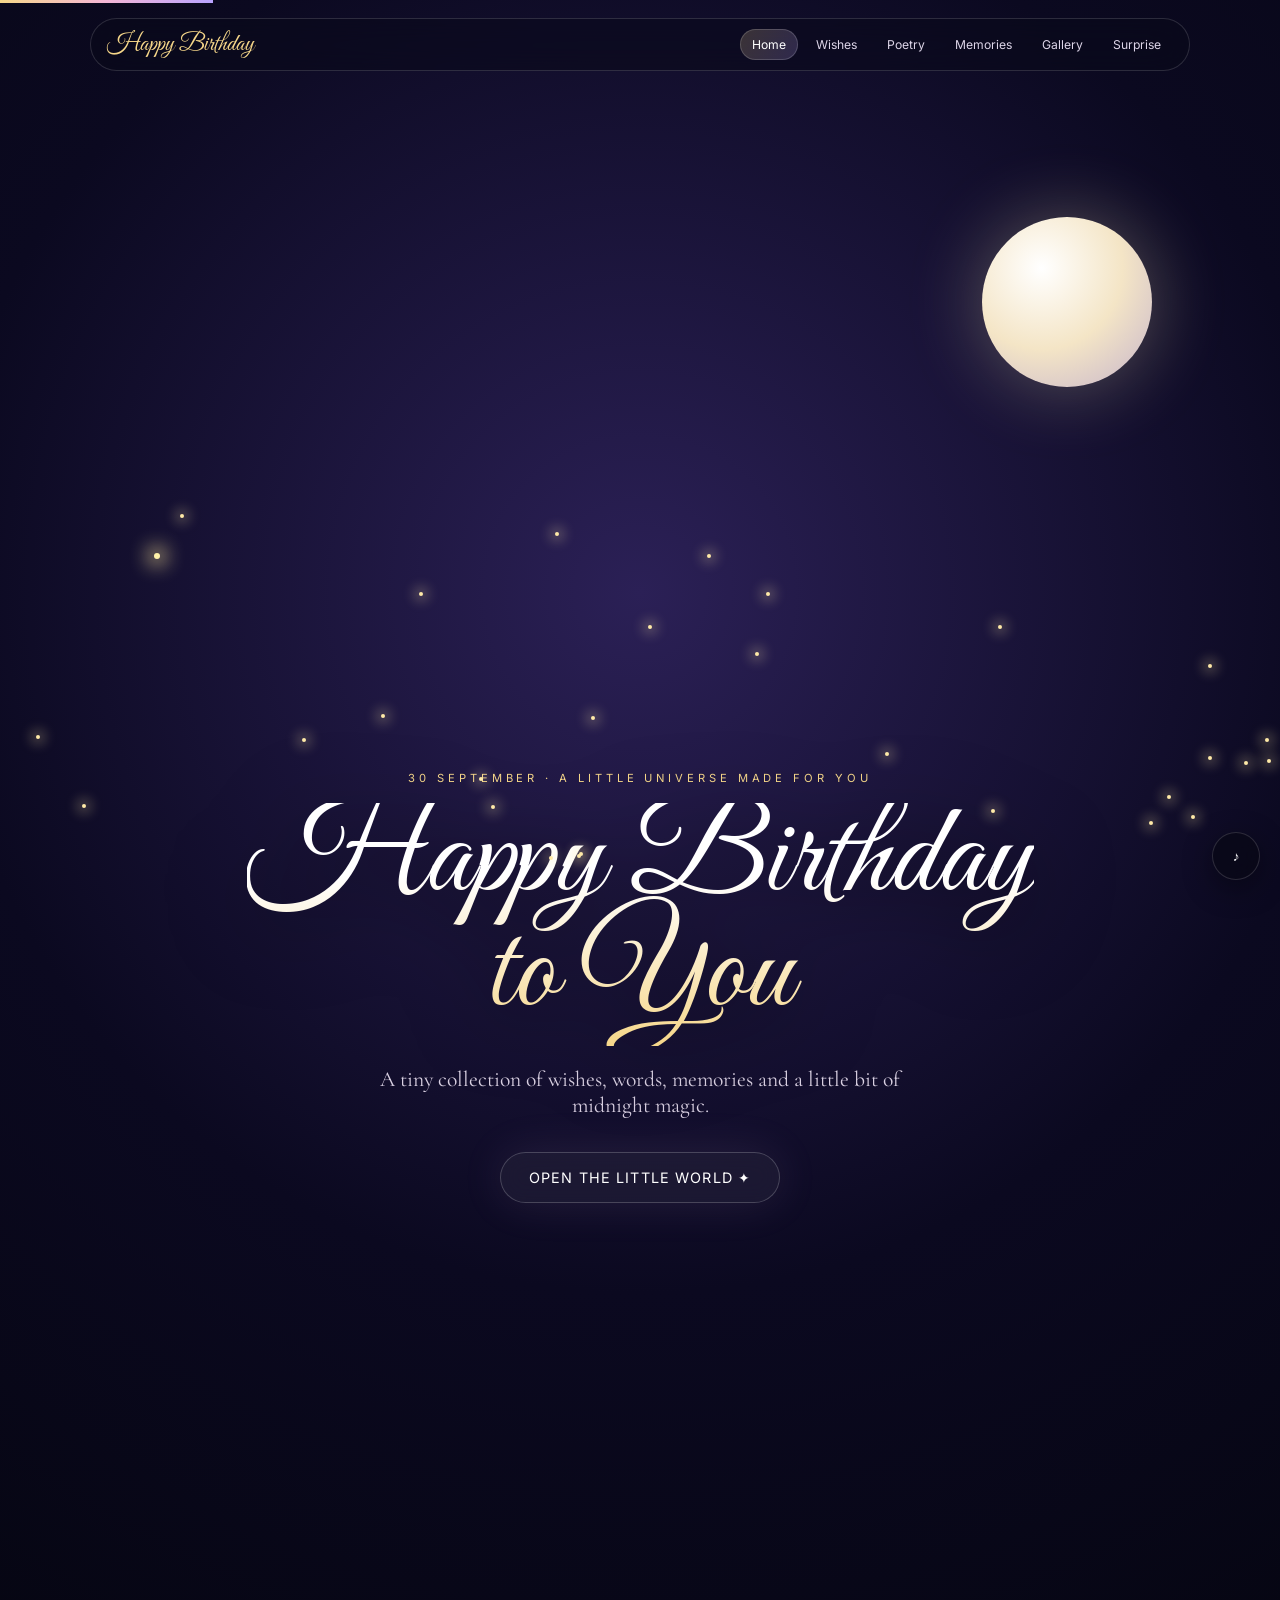
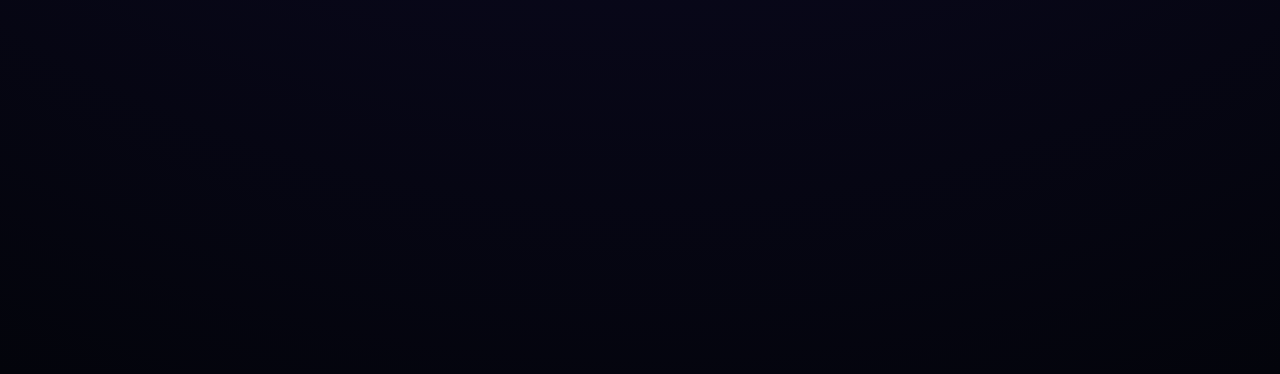
<file: index.html>
<!DOCTYPE html><html lang="en"><head><meta charset="utf-8"/><meta name="viewport" content="width=device-width,initial-scale=1.0,viewport-fit=cover"/><title>Happy Birthday to You</title><link rel="preconnect" href="https://fonts.googleapis.com"/><link rel="preconnect" href="https://fonts.gstatic.com" crossorigin/><link href="https://fonts.googleapis.com/css2?family=Cormorant+Garamond:wght@400;500;600;700&family=Great+Vibes&family=Inter:wght@300;400;500;600&display=swap" rel="stylesheet"/><link rel="stylesheet" href="style.css"/></head><body class="page-home"><main id="app">

<div id="introScreen" class="intro-screen"><div class="intro-moon"></div><div class="intro-star"></div><div class="intro-inner"><div class="intro-kicker">30 September · a little universe made for you</div><h1 class="intro-title">Happy Birthday<br />to You</h1><p class="intro-sub">A tiny collection of wishes, words, memories and a little bit of midnight magic.</p><button id="openExperience" class="open-btn">OPEN THE LITTLE WORLD ✦</button></div></div>
<header class="hero"><div class="moon"></div><div class="star"></div><div><div class="eyebrow">30 September · a little universe made for you</div><h1>Happy Birthday<br />to You</h1><p class="lead typewriter" data-text="May your next chapter feel like a sky full of quiet stars — beautiful, unexpected, and entirely your own."></p><a class="btn" href="wishes.html">Begin the little story ✦</a></div></header>
<section><div class="wrap center reveal"><div class="eyebrow">A tiny thought</div><div class="quote">“Some people become beautiful memories without ever becoming ours.”</div><div class="signature">keep smiling</div></div></section>
<section><div class="wrap center reveal"><div class="eyebrow">A sky made of little things</div><h2>Wishes · Poetry · Memories</h2><p class="lead">Take your time. There is no rush in this little world.</p></div></section>
<footer><div class="footer-heart">✦</div>Made as a little birthday memory.</footer>
</main><script src="script.js"></script></body></html>
</file>
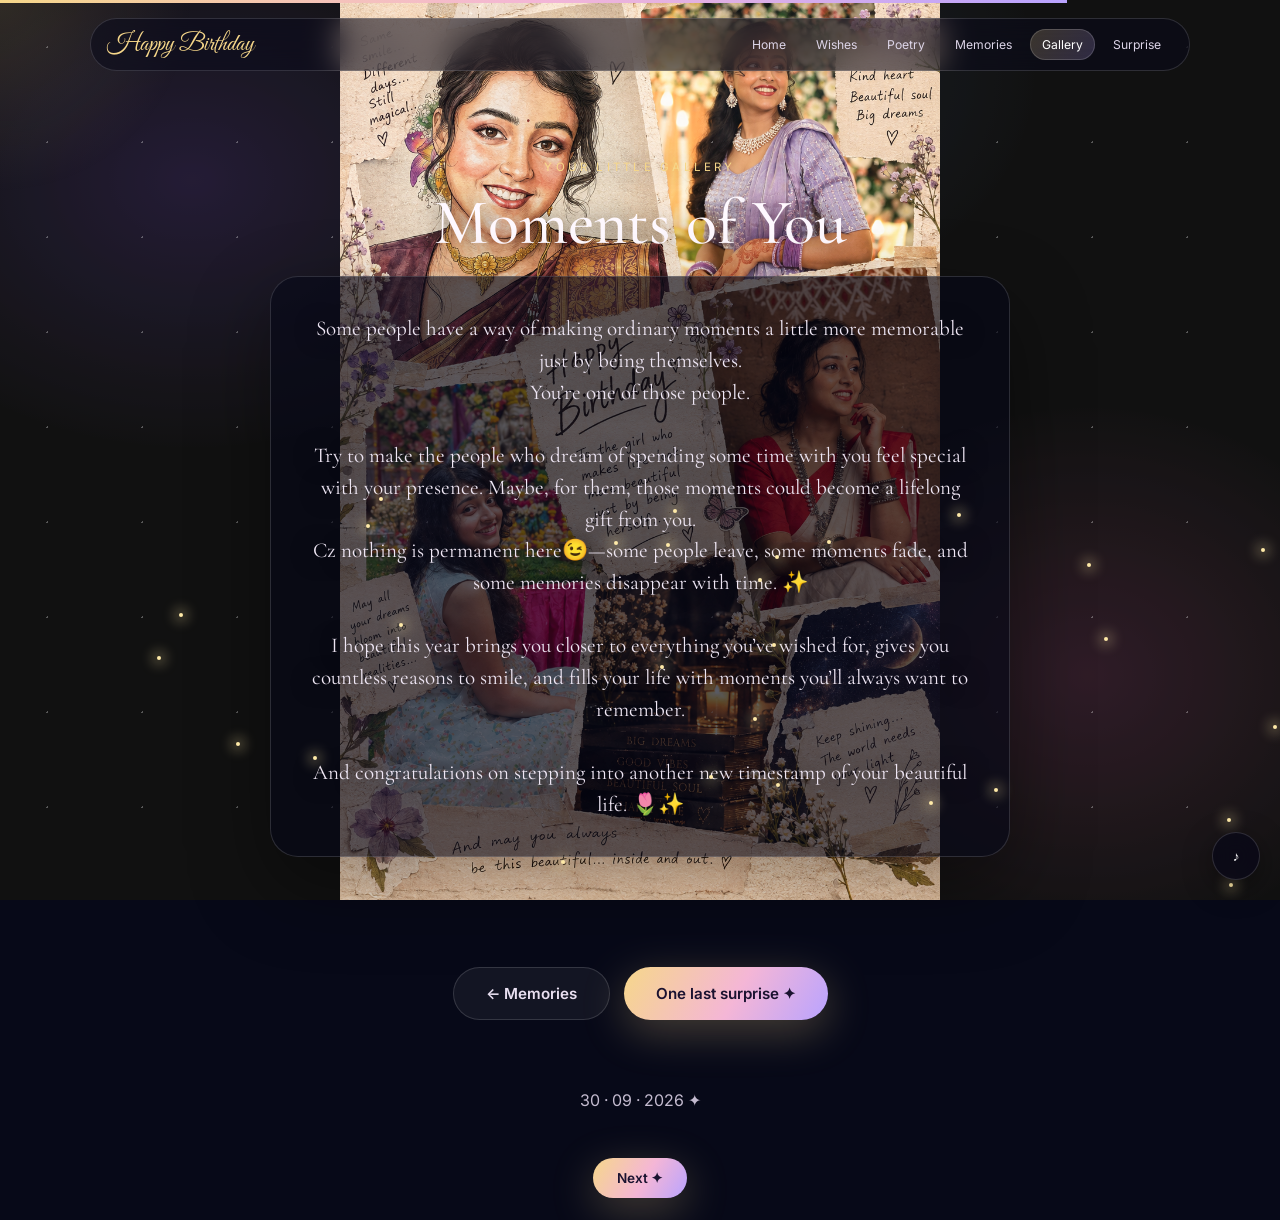
<file: gallery.html>
<!DOCTYPE html>
<html lang="en">
  <head>
    <meta charset="utf-8" />
    <meta
      name="viewport"
      content="width=device-width,initial-scale=1.0,viewport-fit=cover"
    />
    <title>Birthday Gallery</title>
    <link rel="preconnect" href="https://fonts.googleapis.com" />
    <link rel="preconnect" href="https://fonts.gstatic.com" crossorigin />
    <link
      href="https://fonts.googleapis.com/css2?family=Cormorant+Garamond:wght@400;500;600;700&family=Great+Vibes&family=Inter:wght@300;400;500;600&display=swap"
      rel="stylesheet"
    />
    <link rel="stylesheet" href="style.css" />
  </head>
  <body class="page-gallery">
    <main id="app">
      <section class="top">
        <div class="wrap center reveal">
          <div class="eyebrow">your little gallery</div>
          <h2>Moments of You</h2>
        </div>
        <div class="particle-container">
            <div class="particle" style="left: 10%; animation-duration: 12s; animation-delay: 0s;"></div>
            <div class="particle" style="left: 25%; animation-duration: 9s; animation-delay: 2s;"></div>
            <div class="particle" style="left: 40%; animation-duration: 14s; animation-delay: 4s;"></div>
            <div class="particle" style="left: 55%; animation-duration: 10s; animation-delay: 1s;"></div>
            <div class="particle" style="left: 70%; animation-duration: 13s; animation-delay: 3s;"></div>
            <div class="particle" style="left: 85%; animation-duration: 11s; animation-delay: 5s;"></div>
          </div>
        <div class="wrap center reveal">
          <p class="lead panel">
            Some people have a way of making ordinary moments a little more
            memorable just by being themselves.<br />
            You’re one of those people.<br /><br />Try to make the people who
            dream of spending some time with you feel special with your
            presence. Maybe, for them, those moments could become a lifelong
            gift from you.<br />
            Cz nothing is permanent here😉—some people leave, some moments fade,
            and some memories disappear with time. ✨<br /><br />I hope this
            year brings you closer to everything you’ve wished for, gives you
            countless reasons to smile, and fills your life with moments you’ll
            always want to remember.<br /><br />And congratulations on stepping
            into another new timestamp of your beautiful life. 🌷✨
          </p>
        </div>
      </section>
      <footer>30 · 09 · 2026 ✦</footer>
    </main>
    <script src="script.js"></script>
  </body>
</html>
</file>
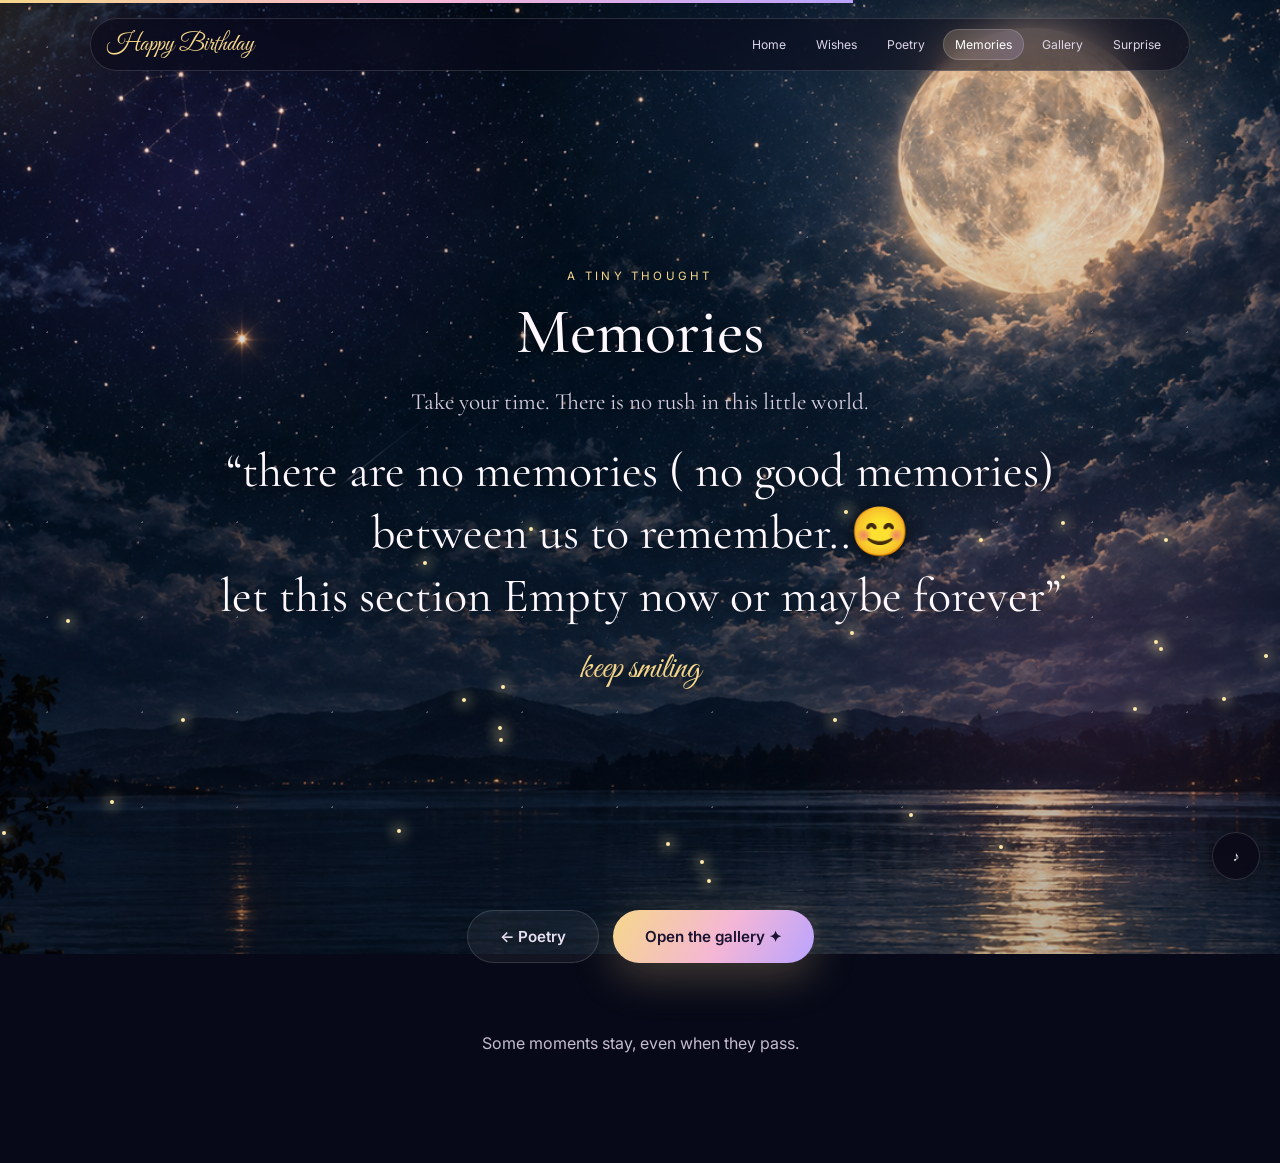
<file: memories.html>
<!DOCTYPE html>
<html lang="en">
  <head>
    <meta charset="utf-8" />
    <meta
      name="viewport"
      content="width=device-width,initial-scale=1.0,viewport-fit=cover"
    />
    <title>Memories</title>
    <link rel="preconnect" href="https://fonts.googleapis.com" />
    <link rel="preconnect" href="https://fonts.gstatic.com" crossorigin />
    <link
      href="https://fonts.googleapis.com/css2?family=Cormorant+Garamond:wght@400;500;600;700&family=Great+Vibes&family=Inter:wght@300;400;500;600&display=swap"
      rel="stylesheet"
    />
    <link rel="stylesheet" href="style.css" />
  </head>
  <body class="page-memories">
    <main id="app">
      <section class="top">
        <div class="wrap center reveal">
          <div class="eyebrow">A tiny thought</div>
          <h2>Memories</h2>
          <p class="lead">
            Take your time. There is no rush in this little world.
          </p>
        </div>
        <div class="wrap center reveal">
          <div class="quote">
            “there are no memories ( no good memories) between us to remember..😊<br/> 
            let this section Empty now or maybe forever”
          </div>
        </div>
        <div class="wrap center reveal">
          <div class="signature">keep smiling</div>
        </div>
      </section>
      <footer>Some moments stay, even when they pass.</footer>
    </main>
    <script src="script.js"></script>
  </body>
</html>
</file>
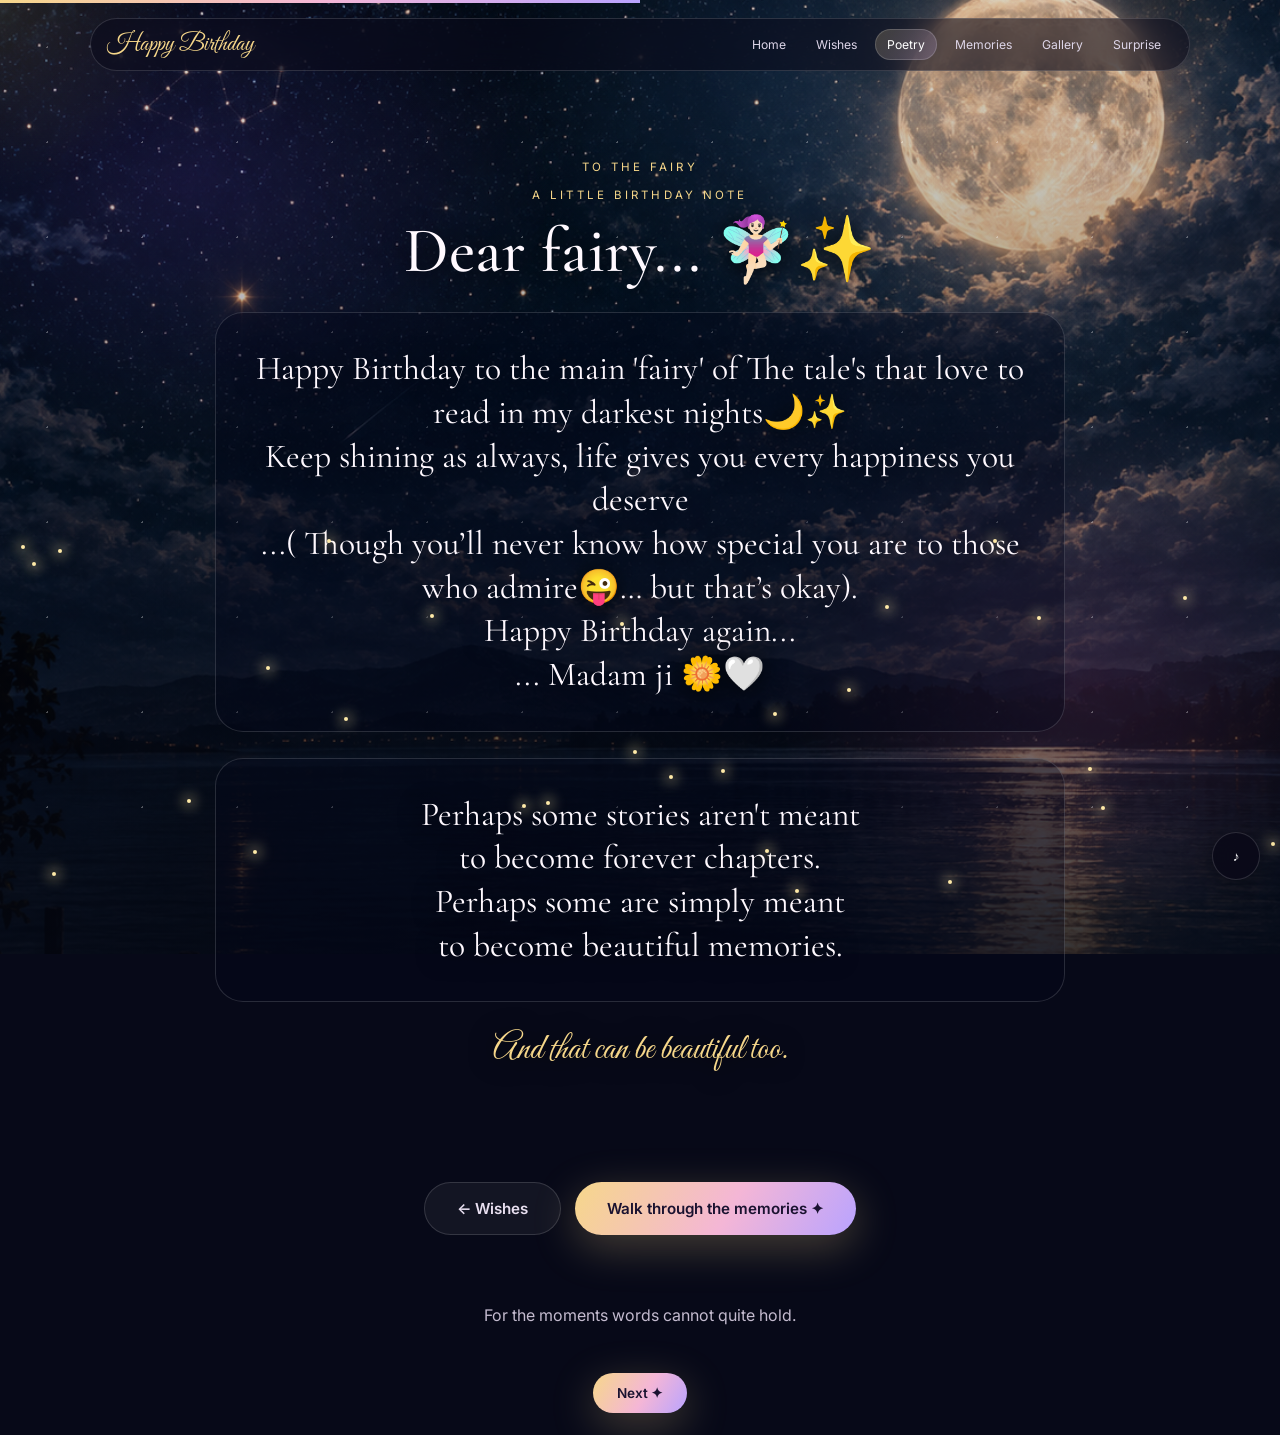
<file: poetry.html>
<!DOCTYPE html><html lang="en"><head><meta charset="utf-8"/><meta name="viewport" content="width=device-width,initial-scale=1.0,viewport-fit=cover"/><title>A Little Poetry</title><link rel="preconnect" href="https://fonts.googleapis.com"/><link rel="preconnect" href="https://fonts.gstatic.com" crossorigin/><link href="https://fonts.googleapis.com/css2?family=Cormorant+Garamond:wght@400;500;600;700&family=Great+Vibes&family=Inter:wght@300;400;500;600&display=swap" rel="stylesheet"/><link rel="stylesheet" href="style.css"/></head><body class="page-poetry"><main id="app">

<section class="top"><div class="wrap"><div class="center reveal fairy-heading"><div class="eyebrow">to the fairy</div><div class="eyebrow">a little birthday note</div><h2 class="fairy-title">Dear fairy... <span>🧚🏻‍♀️✨</span></h2></div>
<div class="quote glass-q"><span class="fade-line" style="--delay:1.2s">Happy Birthday to the main 'fairy' of The tale's that love to read in my darkest nights🌙✨</span><br/><span class="fade-line" style="--delay:3.6s">Keep shining as always, life gives you every happiness you deserve</span><br/><span class="fade-line" style="--delay:6.2s">...( Though you’ll never know how special you are to those who admire😜… but that’s okay).</span><br/><span class="fade-line" style="--delay:8.8s">Happy Birthday again...<br/>... Madam ji 🌼🤍</span></div>
<div class="quote glass-q late"><span class="fade-line" style="--delay:12.4s">Perhaps some stories aren't meant</span><br/><span class="fade-line" style="--delay:14.6s">to become forever chapters.</span><br/><span class="fade-line" style="--delay:16.6s">Perhaps some are simply meant</span><br/><span class="fade-line" style="--delay:18.6s">to become beautiful memories.</span></div>
<div class="center"><div class="signature fade-line" style="--delay:21s">And that can be beautiful too.</div></div></div></section>
<footer>For the moments words cannot quite hold.</footer>
</main><script src="script.js"></script></body></html>
</file>
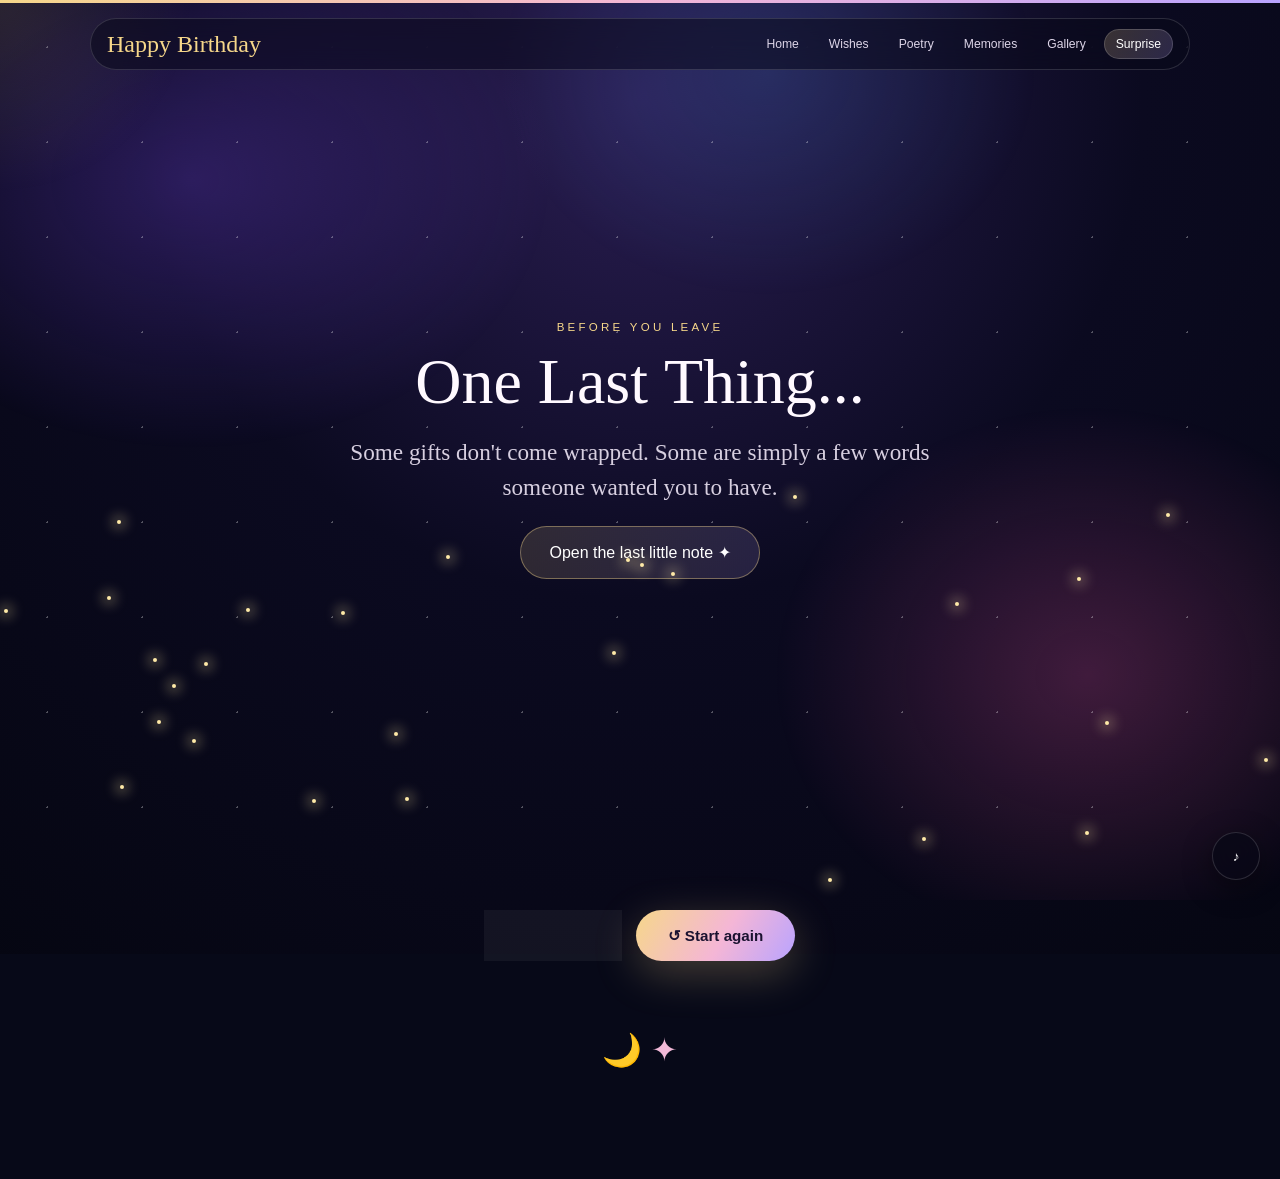
<file: surprise.html>
<!DOCTYPE html>
<html lang="en">
<head>
  <meta charset="UTF-8" />
  <meta name="viewport" content="width=device-width, initial-scale=1.0" />
  <title>One Last Thing</title>
  <link rel="stylesheet" href="style.css" />
</head>
<body class="page-surprise">
  <main id="app">
    <section class="surprise">
      <div class="wrap center">
        <div class="eyebrow reveal">before you leave</div>
        <h2 class="reveal">One Last Thing...</h2>
        <p class="lead reveal">
          Some gifts don't come wrapped. Some are simply a few words someone wanted you to have.
        </p>
        <button id="revealButton" class="reveal-btn reveal">
          Open the last little note ✦
        </button>

        <div id="hiddenMessage" class="hidden-message">
            <div id="sketchWrapper" class="sketch-container">
                <video
                    id="wishVideo"
                    class="reveal-sketch"
                    playsinline
                    preload="auto"
                    muted
                >
                    <source src="wish.mp4" type="video/mp4" />
                    Your browser does not support video playback.
                </video>
            </div>

          <div class="quote">
            “Wherever life takes you from here, I hope there are always enough
            little lights around you to make even ordinary days feel
            beautiful.<br />
          </div>
          <div class="signature">Wish u  Happiest Birthday again...ms.Thermodynamicsee.</div>
        </div>
      </div>
    </section>

    <footer>
      <div class="footer-heart">🌙 ✦</div>
     
    </footer>
  </main>

  <script src="script.js"></script>
</body>
</html>
</file>
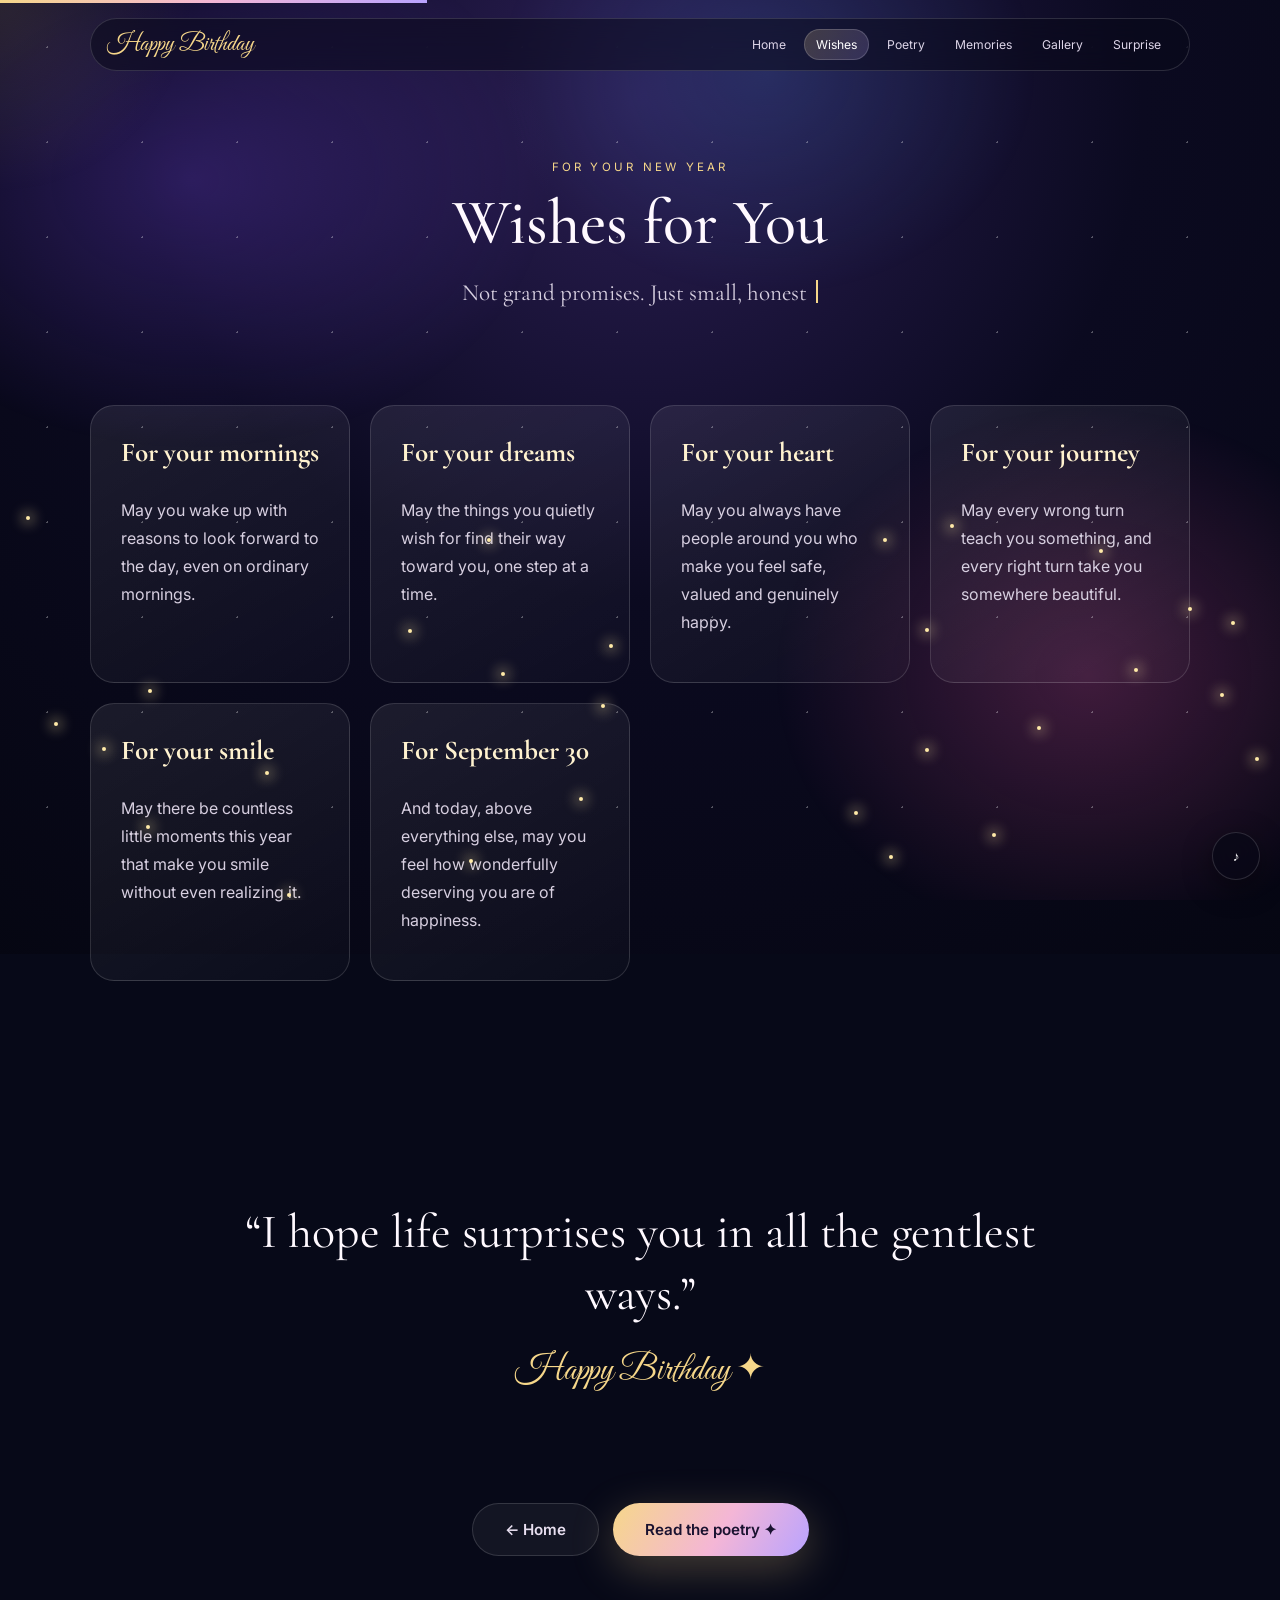
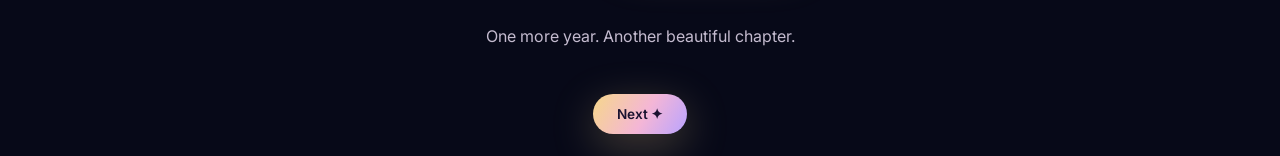
<file: wishes.html>
<!DOCTYPE html><html lang="en"><head><meta charset="utf-8"/><meta name="viewport" content="width=device-width,initial-scale=1.0,viewport-fit=cover"/><title>Birthday Wishes</title><link rel="preconnect" href="https://fonts.googleapis.com"/><link rel="preconnect" href="https://fonts.gstatic.com" crossorigin/><link href="https://fonts.googleapis.com/css2?family=Cormorant+Garamond:wght@400;500;600;700&family=Great+Vibes&family=Inter:wght@300;400;500;600&display=swap" rel="stylesheet"/><link rel="stylesheet" href="style.css"/></head><body class="page-wishes"><main id="app">

<section class="top"><div class="wrap center reveal"><div class="eyebrow">For your new year</div><h2>Wishes for You</h2><p class="lead typewriter" data-text="Not grand promises. Just small, honest wishes for a beautiful year."></p></div>
<div class="wrap cards">
<div class="card reveal"><h3>For your mornings</h3><p>May you wake up with reasons to look forward to the day, even on ordinary mornings.</p></div>
<div class="card reveal"><h3>For your dreams</h3><p>May the things you quietly wish for find their way toward you, one step at a time.</p></div>
<div class="card reveal"><h3>For your heart</h3><p>May you always have people around you who make you feel safe, valued and genuinely happy.</p></div>
<div class="card reveal"><h3>For your journey</h3><p>May every wrong turn teach you something, and every right turn take you somewhere beautiful.</p></div>
<div class="card reveal"><h3>For your smile</h3><p>May there be countless little moments this year that make you smile without even realizing it.</p></div>
<div class="card reveal"><h3>For September 30</h3><p>And today, above everything else, may you feel how wonderfully deserving you are of happiness.</p></div></div></section>
<section><div class="wrap center reveal"><div class="quote">“I hope life surprises you in all the gentlest ways.”</div><div class="signature">Happy Birthday ✦</div></div></section>
<footer>One more year. Another beautiful chapter.</footer>
</main><script src="script.js"></script></body></html>
</file>
<file: style.css>
:root {
  --gold: #f6d78a;
  --rose: #f4b6d6;
  --lav: #b9a3ff;
  --text: #fff9ff;
  --muted: #d7cfe0;
  --line: rgba(255, 255, 255, 0.14);
}
* {
  box-sizing: border-box;
}
html {
  scroll-behavior: smooth;
}
body {
  margin: 0;
  background: #070918;
  color: var(--text);
  font-family: Inter, sans-serif;
  overflow-x: hidden;
  min-height: 100vh;
}
body:before {
  content: "";
  position: fixed;
  inset: 0;
  z-index: -1;
  pointer-events: none;
  opacity: 0.3;
  background-image: radial-gradient(#fff 1px, transparent 1px);
  background-size: 95px 95px;
  animation: stars 40s linear infinite;
}
@keyframes stars {
  to {
    background-position: 95px 95px;
  }
}
a {
  text-decoration: none;
  color: inherit;
}
#bg {
  position: fixed;
  inset: -6%;
  z-index: -3;
  pointer-events: none;
  background: radial-gradient(circle at 50% 15%, #2b1e54, #0b0a20 45%, #050611);
  background-size: cover;
  background-position: center;
  transition: opacity 1s;
}
.aurora {
  position: fixed;
  inset: 0;
  z-index: -2;
  pointer-events: none;
  background: radial-gradient(
      40vmax 30vmax at 15% 20%,
      #6a3fd055,
      transparent 70%
    ),
    radial-gradient(35vmax 30vmax at 85% 75%, #d9509a44, transparent 70%),
    radial-gradient(30vmax 25vmax at 60% 8%, #3f7fd033, transparent 70%);
  animation: drift 22s ease-in-out infinite alternate;
}
@keyframes drift {
  to {
    transform: translate3d(-3%, 2%, 0) scale(1.08);
  }
}
body.page-poetry #bg {
  background-image: linear-gradient(
      rgba(4, 7, 18, 0.3),
      rgba(4, 7, 18, 0.55) 55%,
      rgba(4, 7, 18, 0.92)
    ),
    url(poetry-bg.png);
  background-position: center 20%;
  animation: kb 30s ease-in-out infinite alternate;
}
/* body.page-gallery #bg {
  background-image: linear-gradient(rgba(7, 9, 24, 0.55), rgba(7, 9, 24, 0.75)),
    url(gallery-bg.png);
  filter: blur(26px) saturate(1.1);
} */

body.page-gallery #bg::before {
  content: "";
  position: absolute;
  inset: -10%;
  z-index: -1;
  background-image: url(gallery-bg.png);
  background-size: cover;
  background-position: center;
  filter: blur(0px) brightness(0.6);
}

@media (max-width: 700px) {
  body.page-gallery #bg {
    /* Fits the subject neatly on narrow phone screens without severe cropping */
    background-size: 200px 200px, 260px 260px, 180px 180px, 300px 300px, contain;
    background-position: center 25%;
  }
}
body.page-poetry .aurora,
body.page-gallery .aurora {
  opacity: 0.4;
}
@keyframes kb {
  to {
    transform: scale(1.07) translate(-1%, 1%);
  }
}
.glow {
  position: fixed;
  left: 0;
  top: 0;
  width: 420px;
  height: 420px;
  margin: -210px 0 0 -210px;
  z-index: -1;
  pointer-events: none;
  background: radial-gradient(circle, #f6d78a1f, transparent 65%);
  transition: transform 0.25s ease-out;
}
.progress {
  position: fixed;
  top: 0;
  left: 0;
  right: 0;
  height: 3px;
  z-index: 60;
}
.progress i {
  display: block;
  height: 100%;
  width: 0;
  background: linear-gradient(90deg, var(--gold), var(--rose), var(--lav));
  transition: width 0.9s ease;
}
.nav {
  position: fixed;
  top: 18px;
  left: 50%;
  transform: translateX(-50%);
  z-index: 20;
  width: min(94%, 1100px);
  display: flex;
  justify-content: space-between;
  align-items: center;
  padding: 10px 16px;
  border: 1px solid var(--line);
  background: #0a0a1a8c;
  backdrop-filter: blur(16px);
  -webkit-backdrop-filter: blur(16px);
  border-radius: 999px;
}
.brand {
  font-family: "Great Vibes";
  font-size: 1.5rem;
  color: var(--gold);
}
.links {
  display: flex;
  gap: 6px;
}
.links a {
  font-size: 0.76rem;
  padding: 8px 12px;
  border-radius: 20px;
  color: #ddd5e8;
  transition: 0.3s;
}
.links a:hover {
  background: #ffffff14;
  color: #fff;
}
.links a.active {
  background: linear-gradient(120deg, #f6d78a33, #b9a3ff33);
  color: #fff;
  box-shadow: inset 0 0 0 1px #ffffff2a;
}
.step {
  display: none;
  font-size: 0.78rem;
  color: var(--muted);
  letter-spacing: 0.1em;
}
.eyebrow {
  letter-spacing: 0.28em;
  text-transform: uppercase;
  font-size: 0.72rem;
  color: var(--gold);
  margin-bottom: 14px;
}
h1 {
  font-family: "Great Vibes";
  font-size: clamp(4rem, 11vw, 8rem);
  font-weight: 400;
  line-height: 0.95;
  margin: 0 0 18px;
  background: linear-gradient(180deg, #fff 30%, #f6d78a 80%, #f4b6d6);
  -webkit-background-clip: text;
  background-clip: text;
  color: transparent;
  filter: drop-shadow(0 10px 40px #000a);
  padding-bottom: 0.1em;
}
h2 {
  font-family: "Cormorant Garamond";
  font-size: clamp(2.4rem, 5vw, 4.4rem);
  font-weight: 500;
  margin: 0 0 18px;
  line-height: 1.1;
}
.lead {
  max-width: 650px;
  margin: auto;
  color: var(--muted);
  font-family: "Cormorant Garamond";
  font-size: 1.45rem;
  line-height: 1.5;
}
.panel {
  max-width: 740px;
  padding: 36px 34px;
  border-radius: 28px;
  background: #ffffff0d;
  border: 1px solid var(--line);
  backdrop-filter: blur(14px);
  -webkit-backdrop-filter: blur(14px);
  box-shadow: 0 30px 80px #0006;
  font-size: 1.32rem;
  color: #efe7f5;
}
.btn,
.nx,
.bk,
.reveal-btn,
.open-btn {
  cursor: pointer;
  font: inherit;
}
.btn {
  display: inline-flex;
  margin-top: 28px;
  padding: 14px 24px;
  border: 1px solid #ffffff33;
  border-radius: 999px;
  background: #ffffff12;
  backdrop-filter: blur(8px);
  color: #fff;
  transition: 0.35s;
}
.btn:hover {
  background: #ffffff22;
  transform: translateY(-2px);
  box-shadow: 0 10px 40px #f6d78a2e;
}
section {
  padding: 100px 7%;
  position: relative;
}
section.top {
  padding-top: 160px;
}
.wrap {
  max-width: 1100px;
  margin: auto;
}
.center {
  text-align: center;
}
.hero {
  min-height: 100vh;
  display: grid;
  place-items: center;
  text-align: center;
  padding: 110px 22px 70px;
  position: relative;
}
.moon {
  position: absolute;
  width: 220px;
  height: 220px;
  border-radius: 50%;
  right: 10%;
  top: 16%;
  background: radial-gradient(circle at 35% 30%, #fff, #f8ebc7 48%, #cbb6ce);
  box-shadow: 0 0 70px #ffe8c266, 0 0 170px #d4a8e22c;
  animation: float 9s ease-in-out infinite;
}
@keyframes float {
  50% {
    transform: translateY(-16px);
  }
}
.star {
  position: absolute;
  left: 13%;
  top: 28%;
  width: 7px;
  height: 7px;
  border-radius: 50%;
  background: #fff4b5;
  box-shadow: 0 0 18px 5px #fff1aa;
  animation: twinkle 2.8s infinite;
}
@keyframes twinkle {
  50% {
    opacity: 0.35;
    transform: scale(0.65);
  }
}
.quote {
  font-family: "Cormorant Garamond";
  font-size: clamp(1.8rem, 4vw, 3rem);
  line-height: 1.3;
  text-align: center;
  max-width: 850px;
  margin: 20px auto;
}
.glass-q {
  font-size: clamp(1.4rem, 3vw, 2.1rem);
  padding: 34px 30px;
  border-radius: 28px;
  background: #05071a80;
  border: 1px solid var(--line);
  backdrop-filter: blur(10px);
  -webkit-backdrop-filter: blur(10px);
  margin: 26px auto;
}
.fairy-title span {
  display: inline-block;
  animation: float 4s ease-in-out infinite;
}
.signature {
  font-family: "Great Vibes";
  font-size: 2.2rem;
  color: var(--gold);
}
.cards {
  display: grid;
  grid-template-columns: repeat(auto-fit, minmax(250px, 1fr));
  gap: 20px;
  margin-top: 40px;
}
.card {
  padding: 30px;
  border: 1px solid var(--line);
  background: linear-gradient(150deg, #ffffff14, #ffffff05);
  border-radius: 24px;
  backdrop-filter: blur(12px);
  min-height: 190px;
  transition: transform 0.5s, box-shadow 0.5s, border-color 0.5s;
}
.card:hover {
  transform: translateY(-6px) !important;
  border-color: #f6d78a66;
  box-shadow: 0 24px 60px #0006, 0 0 40px #f6d78a1a;
}
.card p {
  color: var(--muted);
  line-height: 1.75;
}
.card h3 {
  font-family: "Cormorant Garamond";
  font-size: 1.7rem;
  margin-top: 0;
  color: #fff2cf;
}
.frame {
  margin: 44px auto;
  max-width: 520px;
  border-radius: 28px;
  overflow: hidden;
  border: 1px solid #ffffff33;
  box-shadow: 0 40px 100px #000a, 0 0 80px #f6d78a1f;
  position: relative;
  background: #111;
}
.frame.wide {
  max-width: 760px;
}
.frame img {
  display: block;
  width: 100%;
  height: auto;
}
.frame:after {
  content: "";
  position: absolute;
  inset: 0;
  background: linear-gradient(
    115deg,
    transparent 40%,
    #ffffff1c 50%,
    transparent 60%
  );
  transform: translateX(-100%);
  animation: shine 7s 1.5s infinite;
  pointer-events: none;
}
@keyframes shine {
  40%,
  100% {
    transform: translateX(100%);
  }
}
.frame figcaption {
  position: absolute;
  right: 18px;
  top: 14px;
  font-size: 0.7rem;
  letter-spacing: 0.2em;
  color: #fff9;
  text-shadow: 0 1px 8px #000;
}
footer {
  text-align: center;
  padding: 70px 20px 110px;
  color: #c4bbcf;
}
.footer-heart {
  font-size: 2rem;
  color: #f2b9d8;
}
.reveal {
  opacity: 0;
  transform: translateY(22px);
  transition: opacity 1s, transform 1s;
}
.reveal.show {
  opacity: 1;
  transform: none;
}
.cards .card:nth-child(3n + 2) {
  transition-delay: 0.12s;
}
.cards .card:nth-child(3n) {
  transition-delay: 0.24s;
}
#app {
  opacity: 0;
}
#app.in {
  animation: pageIn 0.9s ease both;
}
body.leaving #app {
  opacity: 0;
  transform: translateY(-12px) scale(0.99);
  transition: 0.45s;
}
@keyframes pageIn {
  from {
    opacity: 0;
    transform: translateY(14px);
  }
  to {
    opacity: 1;
    transform: none;
  }
}
#fireflies {
  position: fixed;
  inset: 0;
  pointer-events: none;
  z-index: 2;
  overflow: hidden;
}
.firefly {
  position: absolute;
  width: 4px;
  height: 4px;
  border-radius: 50%;
  background: #ffeaa8;
  box-shadow: 0 0 13px 4px #ffeaa866;
  animation: fly 8s ease-in-out infinite;
}
@keyframes fly {
  0% {
    transform: translate(0, 0);
    opacity: 0;
  }
  15% {
    opacity: 0.9;
  }
  50% {
    transform: translate(35px, -65px);
    opacity: 0.45;
  }
  80% {
    opacity: 0.85;
  }
  100% {
    transform: translate(-25px, -130px);
    opacity: 0;
  }
}
.intro-screen {
  position: fixed;
  inset: 0;
  z-index: 100;
  display: grid;
  place-items: center;
  text-align: center;
  background: radial-gradient(circle at 50% 30%, #2b2056, #0b0920 46%, #03040b);
  transition: opacity 1s, visibility 1s;
}
.intro-screen.hidden {
  opacity: 0;
  visibility: hidden;
  pointer-events: none;
}
.intro-inner {
  padding: 30px;
  position: relative;
  z-index: 2;
}
.intro-kicker {
  font-size: 0.7rem;
  letter-spacing: 0.35em;
  text-transform: uppercase;
  color: var(--gold);
  margin-bottom: 18px;
}
.intro-title {
  font-family: "Great Vibes";
  font-weight: 400;
  font-size: clamp(4rem, 12vw, 8rem);
  line-height: 0.9;
  margin: 0 0 20px;
  background: linear-gradient(180deg, #fff 30%, #f6d78a);
  -webkit-background-clip: text;
  background-clip: text;
  color: transparent;
  padding-bottom: 0.1em;
}
.intro-sub {
  font-family: "Cormorant Garamond";
  font-size: 1.35rem;
  color: #d9d0e2;
  max-width: 540px;
  margin: auto;
}
.open-btn {
  margin-top: 34px;
  border: 1px solid #fff3;
  background: #ffffff0d;
  color: #fff;
  border-radius: 999px;
  padding: 16px 28px;
  font-size: 0.9rem;
  letter-spacing: 0.08em;
  backdrop-filter: blur(12px);
  box-shadow: 0 0 45px #d6a9e41c;
  transition: 0.35s;
  animation: breathe 3s infinite;
}
.open-btn:hover {
  transform: translateY(-3px);
  background: #ffffff18;
}
@keyframes breathe {
  50% {
    box-shadow: 0 0 0 10px #ffffff00, 0 0 60px #f6d78a44;
  }
}
.intro-moon {
  position: absolute;
  width: 170px;
  height: 170px;
  border-radius: 50%;
  top: 11%;
  right: 10%;
  background: radial-gradient(circle at 35% 30%, #fff, #f4e5c6 50%, #c5b3cb);
  box-shadow: 0 0 75px #fff1b94d;
  animation: float 9s infinite;
}
.intro-star {
  position: absolute;
  left: 12%;
  top: 28%;
  width: 6px;
  height: 6px;
  border-radius: 50%;
  background: #fff2a9;
  box-shadow: 0 0 20px 5px #ffe99a;
  animation: twinkle 2.5s infinite;
}
.music-control {
  position: fixed;
  right: 20px;
  bottom: 20px;
  z-index: 30;
  width: 48px;
  height: 48px;
  border: 1px solid #ffffff25;
  background: #090817cc;
  color: #fff;
  border-radius: 50%;
  cursor: pointer;
  backdrop-filter: blur(10px);
  box-shadow: 0 8px 30px #0006;
}
.music-control.playing {
  animation: pulseMusic 1.5s infinite;
}
@keyframes pulseMusic {
  50% {
    box-shadow: 0 0 0 8px #fff0, 0 0 30px #f6d78a44;
  }
}
.typewriter {
  min-height: 3.8em;
}
.cursor {
  display: inline-block;
  width: 2px;
  height: 1em;
  background: var(--gold);
  vertical-align: -0.12em;
  margin-left: 4px;
  animation: blink 1s steps(1) infinite;
}
@keyframes blink {
  50% {
    opacity: 0;
  }
}
.surprise {
  min-height: 100vh;
  display: grid;
  place-items: center;
  text-align: center;
}
.reveal-btn {
  border: 1px solid #f6d78a66;
  border-radius: 999px;
  background: linear-gradient(120deg, #f6d78a26, #b9a3ff26);
  color: #fff;
  padding: 16px 28px;
  margin-top: 22px;
  transition: 0.35s;
  animation: breathe 3s infinite;
}
.reveal-btn:hover {
  transform: translateY(-3px);
}
.hidden-message {
  max-width: 720px;
  margin: 28px auto 0;
  display: none;
  padding: 34px 30px;
  border-radius: 28px;
  border: 1px solid var(--line);
  background: #05071a99;
  backdrop-filter: blur(14px);
}
.hidden-message.show {
  display: block;
  animation: messageIn 1.2s ease both;
}
@keyframes messageIn {
  from {
    opacity: 0;
    transform: translateY(20px) scale(0.98);
  }
  to {
    opacity: 1;
    transform: none;
  }
}
.confetti {
  position: fixed;
  top: -20px;
  width: 6px;
  height: 12px;
  z-index: 99;
  pointer-events: none;
  animation: fall 3.5s linear forwards;
}
@keyframes fall {
  to {
    transform: translateY(110vh) rotate(720deg);
    opacity: 0;
  }
}
.fade-line {
  display: inline-block;
  opacity: 0;
  transform: translateY(10px);
  animation: slowReveal 1.2s ease-out forwards;
  animation-delay: var(--delay, 0s);
}
@keyframes slowReveal {
  to {
    opacity: 1;
    transform: none;
  }
}
.pager {
  display: flex;
  gap: 14px;
  justify-content: center;
  flex-wrap: wrap;
  padding: 10px 7% 0;
}
.nx,
.bk {
  display: inline-flex;
  align-items: center;
  gap: 10px;
  padding: 16px 32px;
  border-radius: 999px;
  font-weight: 600;
  font-size: 0.95rem;
  transition: 0.35s;
}
.nx {
  position: relative;
  overflow: hidden;
  color: #1a1230;
  background: linear-gradient(120deg, #f6d78a, #f4b6d6 55%, #b9a3ff);
  box-shadow: 0 12px 44px #f6d78a44;
}
.nx:after {
  content: "";
  position: absolute;
  inset: 0;
  background: linear-gradient(
    110deg,
    transparent 35%,
    #fff8 50%,
    transparent 65%
  );
  transform: translateX(-120%);
  animation: shine 4s 1s infinite;
}
.nx:hover {
  transform: translateY(-3px) scale(1.03);
  box-shadow: 0 18px 60px #f6d78a66;
}
.bk {
  color: #e8dff0;
  border: 1px solid var(--line);
  background: #ffffff0d;
  backdrop-filter: blur(10px);
}
.bk:hover {
  background: #ffffff1c;
}
.fab {
  position: fixed;
  left: 50%;
  bottom: 22px;
  z-index: 25;
  transform: translateX(-50%);
  opacity: 0;
  pointer-events: none;
  padding: 12px 24px;
  font-size: 0.85rem;
  animation: fabIn 0.8s 6s forwards;
  transition: 0.5s;
}
body.at-end .fab {
  opacity: 0 !important;
  pointer-events: none;
}
@keyframes fabIn {
  to {
    opacity: 1;
    pointer-events: auto;
  }
}
a:focus-visible,
button:focus-visible {
  outline: 2px solid var(--gold);
  outline-offset: 3px;
}
@media (max-width: 700px) {
  .links {
    display: none;
  }
  .step {
    display: block;
  }
  .moon {
    width: 135px;
    height: 135px;
    right: 4%;
    top: 12%;
  }
  .star {
    left: 8%;
    top: 25%;
  }
  .intro-moon {
    width: 105px;
    height: 105px;
    right: 5%;
    top: 13%;
  }
  .nav {
    top: 10px;
  }
  .hero {
    padding-top: 100px;
  }
  section {
    padding: 80px 6%;
  }
  section.top {
    padding-top: 130px;
  }
  .panel {
    padding: 26px 20px;
    font-size: 1.2rem;
  }
  .music-control {
    right: 14px;
    bottom: 14px;
  }
  .fab {
    bottom: 16px;
  }
}
@media (prefers-reduced-motion: reduce) {
  * {
    animation-duration: 0.01s !important;
    animation-iteration-count: 1 !important;
    transition-duration: 0.01s !important;
  }
  .reveal,
  .fade-line {
    opacity: 1;
    transform: none;
  }
}
/* slow word-by-word text reveal */
.words .w {
  display: inline-block;
  opacity: 0;
  filter: blur(8px);
  transform: translateY(10px);
}
.words.show .w {
  animation: wIn 1.4s cubic-bezier(0.2, 0.7, 0.2, 1) var(--d, 0s) both;
}
@keyframes wIn {
  to {
    opacity: 1;
    filter: blur(0);
    transform: none;
  }
}
.fade-line {
  animation-duration: 2s;
}
@keyframes slowReveal {
  from {
    opacity: 0;
    filter: blur(8px);
    transform: translateY(10px);
  }
  to {
    opacity: 1;
    filter: blur(0);
    transform: none;
  }
}
.glass-q.late {
  opacity: 0;
  animation: slowReveal 2s 11s ease-out forwards;
}
.hero h1,
.intro-title {
  animation: titleIn 2.4s 0.3s both;
}
@keyframes titleIn {
  from {
    opacity: 0;
    transform: translateY(16px);
    letter-spacing: 0.06em;
  }
  to {
    opacity: 1;
    transform: none;
    letter-spacing: normal;
  }
}
/* blended image backgrounds */
body.page-poetry #bg {
  background-image: linear-gradient(
      rgba(4, 7, 18, 0.12),
      rgba(4, 7, 18, 0.4) 60%,
      rgba(4, 7, 18, 0.8)
    ),
    url(poetry-bg.png);
  background-position: center 22%;
  filter: none;
}
body.page-memories #bg {
  background-image: linear-gradient(rgba(4, 7, 18, 0.08), rgba(4, 7, 18, 0.28)),
    url(poetry-bg.png);
  background-position: center 12%;
  animation: kb 34s ease-in-out infinite alternate;
}
body.page-gallery #bg {
  background-image: url(gallery-bg.png);
  background-position: center 28%;
  background-size: cover;
  background-repeat: no-repeat;
  filter: saturate(1.1) brightness(1.02); /* Crisp & vibrant without blur */
  animation: kb 34s ease-in-out infinite alternate;
}

body.page-poetry .aurora,
body.page-memories .aurora,
body.page-gallery .aurora {
  mix-blend-mode: screen;
  opacity: 0.55;
}
body.page-poetry section,
body.page-memories section,
body.page-gallery section {
  text-shadow: 0 2px 24px #000c;
}
.glass-q {
  background: #05071a59;
  backdrop-filter: blur(5px);
  -webkit-backdrop-filter: blur(5px);
}
.panel {
  background: #070918a6;
  backdrop-filter: blur(6px);
  -webkit-backdrop-filter: blur(6px);
}
.page-memories section.top {
  min-height: 100vh;
  display: grid;
  align-content: center;
}
@media (prefers-reduced-motion: reduce) {
  .words .w {
    opacity: 1;
    filter: none;
    transform: none;
  }
  .glass-q.late {
    opacity: 1;
  }
}
body.page-gallery #bg {
  position: fixed;
  inset: 0;
  z-index: -3;
  pointer-events: none;
  
  /* Core image centered cleanly */
  background-image: 
    radial-gradient(2px 2px at 20px 30px, rgba(255, 223, 138, 0.9), rgba(0,0,0,0)),
    radial-gradient(2px 2px at 40px 70px, rgba(255, 255, 255, 0.8), rgba(0,0,0,0)),
    radial-gradient(1.5px 1.5px at 90px 40px, rgba(255, 215, 0, 0.9), rgba(0,0,0,0)),
    radial-gradient(2px 2px at 160px 120px, rgba(255, 255, 255, 0.9), rgba(0,0,0,0)),
    url(gallery-bg.png);
  
  background-repeat: repeat, repeat, repeat, repeat, no-repeat;
 background-size: 200px 200px, 260px 260px, 180px 180px, 300px 300px, contain;
  background-position: center center;
  filter: saturate(1.08);
  animation: kb 34s ease-in-out infinite alternate, floatingParticles 18s linear infinite;
}
body.page-gallery #bg::before {
  content: "";
  position: fixed;
  inset: 0;
  z-index: -1;

  background-image: url("gallery-bg.png");
  background-repeat: no-repeat;

  /* SHOW THE ENTIRE IMAGE */
  background-size: contain;
  background-position: center center;

  /* No blur */
  filter: none;

  /* Prevent any accidental scaling/cropping */
  background-color: #111;
}
/* Fixes scaling on small mobile viewports (like 550x858 or smaller) */
@media (max-width: 700px), (max-height: 860px) {
  body.page-gallery #bg {
    /* Guarantees 100% full image visibility on narrow/compressed mobile displays */
    background-size: 200px 200px, 260px 260px, 180px 180px, 300px 300px, contain;
    background-position: center center;
  }
}
/* Keyframes for smooth glowing particle movement */
@keyframes floatingParticles {
  0% {
    background-position: 0px 0px, 0px 0px, 0px 0px, 0px 0px, center 28%;
  }
  100% {
    background-position: 200px -400px, -260px -300px, 180px -350px, -300px -500px, center 28%;
  }
}


/* Container for the video element and glowing ambient aura */
.sketch-container {
  position: relative;
  width: 80%;
  max-width: 280px;
  margin: 0 auto 24px auto;
  opacity: 0;
  transform: translateY(20px) scale(0.95);
  transition: opacity 2.8s cubic-bezier(0.25, 1, 0.5, 1), 
              transform 2.8s cubic-bezier(0.25, 1, 0.5, 1);
}

/* Reveal triggering class for container */
.sketch-container.show {
  opacity: 1;
  transform: translateY(0) scale(1);
}

/* Video styling */
.reveal-sketch {
  width: 100%;
  height: auto;
  display: block;
  border-radius: 14px;
  object-fit: cover;
  box-shadow: 0 0 25px rgba(255, 215, 0, 0.25), 0 10px 30px rgba(0, 0, 0, 0.6);
  border: 1px solid rgba(255, 223, 138, 0.3);
}

/* Glowing golden particle overlay */
.sketch-container::after {
  content: '';
  position: absolute;
  top: -10px;
  left: -10px;
  right: -10px;
  bottom: -10px;
  pointer-events: none;
  border-radius: 18px;
  opacity: 0;
  background-image: 
    radial-gradient(2px 2px at 20% 30%, rgba(255, 223, 138, 0.95), transparent),
    radial-gradient(3px 3px at 70% 20%, rgba(255, 215, 0, 0.9), transparent),
    radial-gradient(2px 2px at 40% 70%, rgba(255, 240, 180, 0.95), transparent),
    radial-gradient(2.5px 2.5px at 85% 60%, rgba(255, 200, 80, 0.85), transparent),
    radial-gradient(2px 2px at 15% 80%, rgba(255, 223, 138, 0.9), transparent);
  background-size: 100% 100%;
  transition: opacity 2.5s ease-in-out;
}

/* Activate golden particle animation when visible */
.sketch-container.show::after {
  opacity: 1;
  animation: goldenParticleGlow 6s ease-in-out infinite alternate;
}

/* Keyframes for soft floating particle glow */
@keyframes goldenParticleGlow {
  0% {
    transform: translateY(0) scale(1);
    filter: drop-shadow(0 0 4px rgba(255, 215, 0, 0.4));
  }
  50% {
    transform: translateY(-6px) scale(1.02);
    filter: drop-shadow(0 0 10px rgba(255, 223, 138, 0.8));
  }
  100% {
    transform: translateY(-12px) scale(1.04);
    filter: drop-shadow(0 0 16px rgba(255, 200, 80, 0.6));
  }
}
</file>
